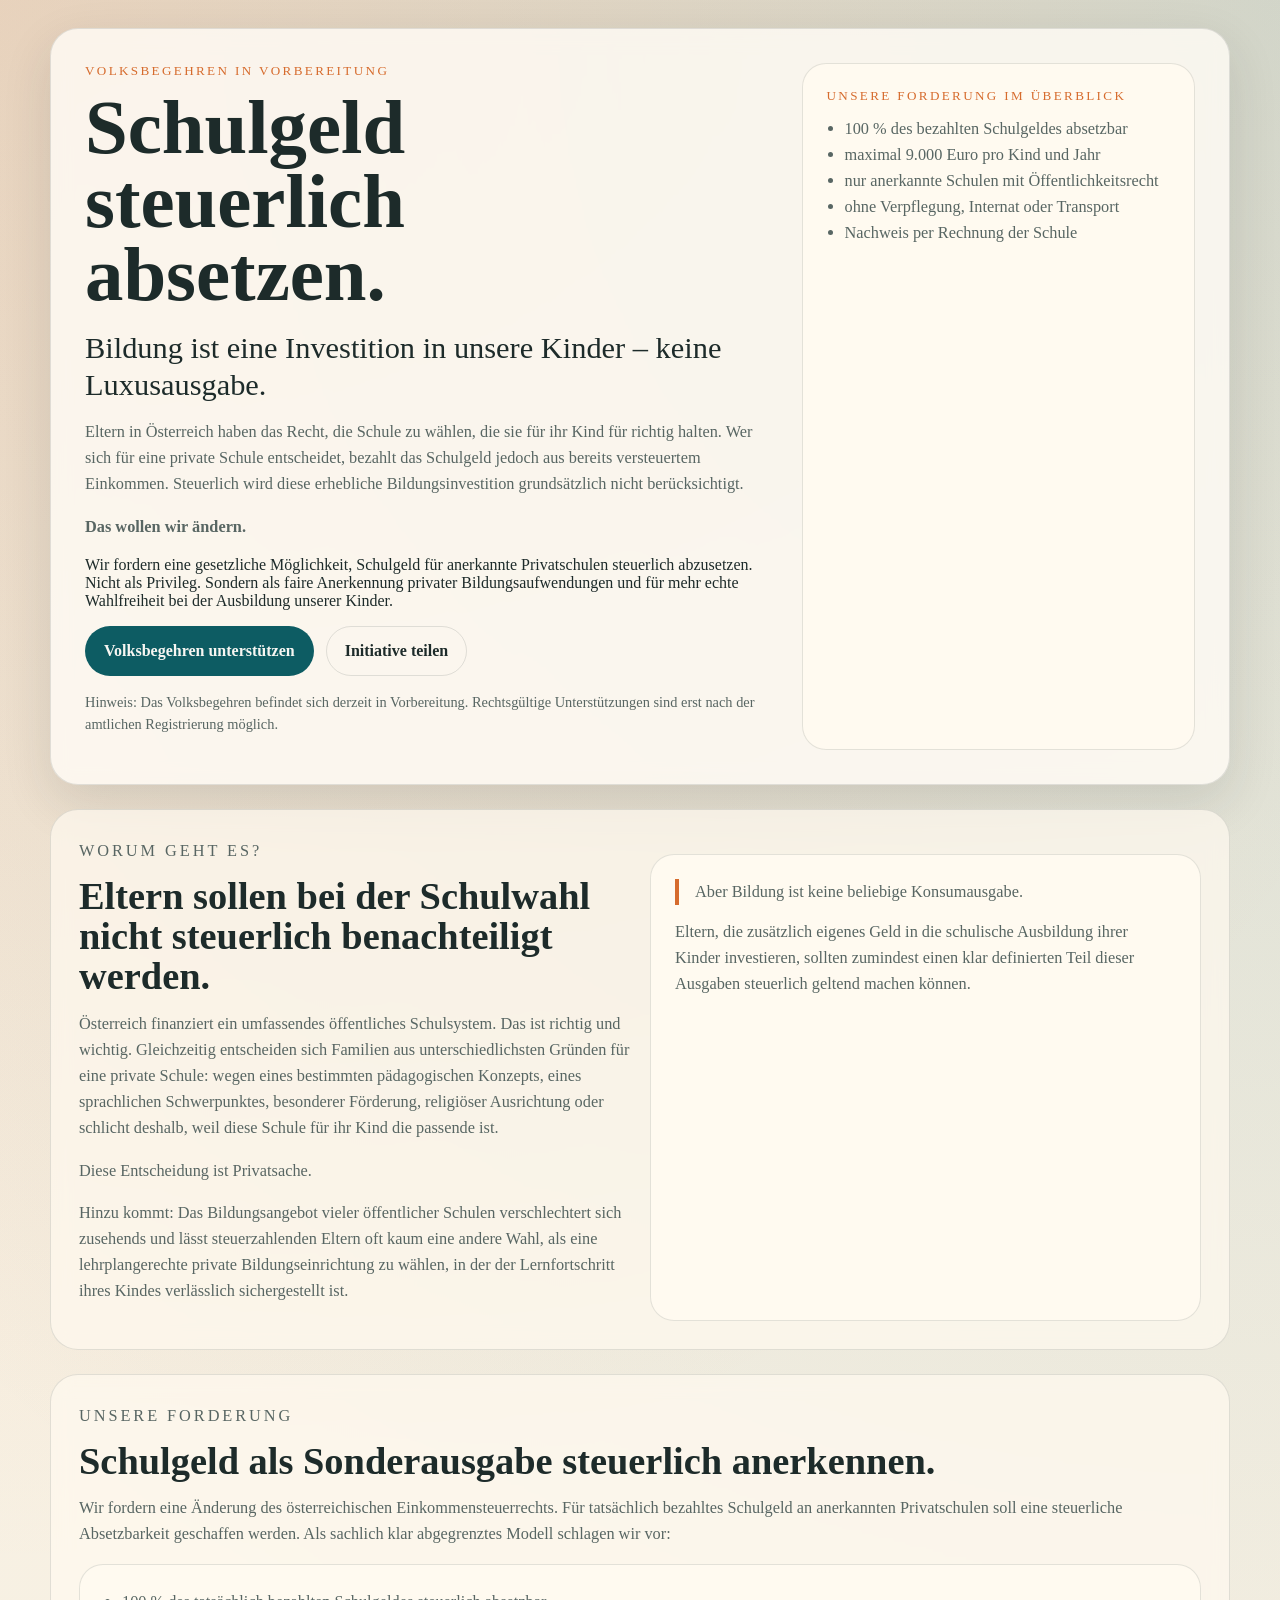
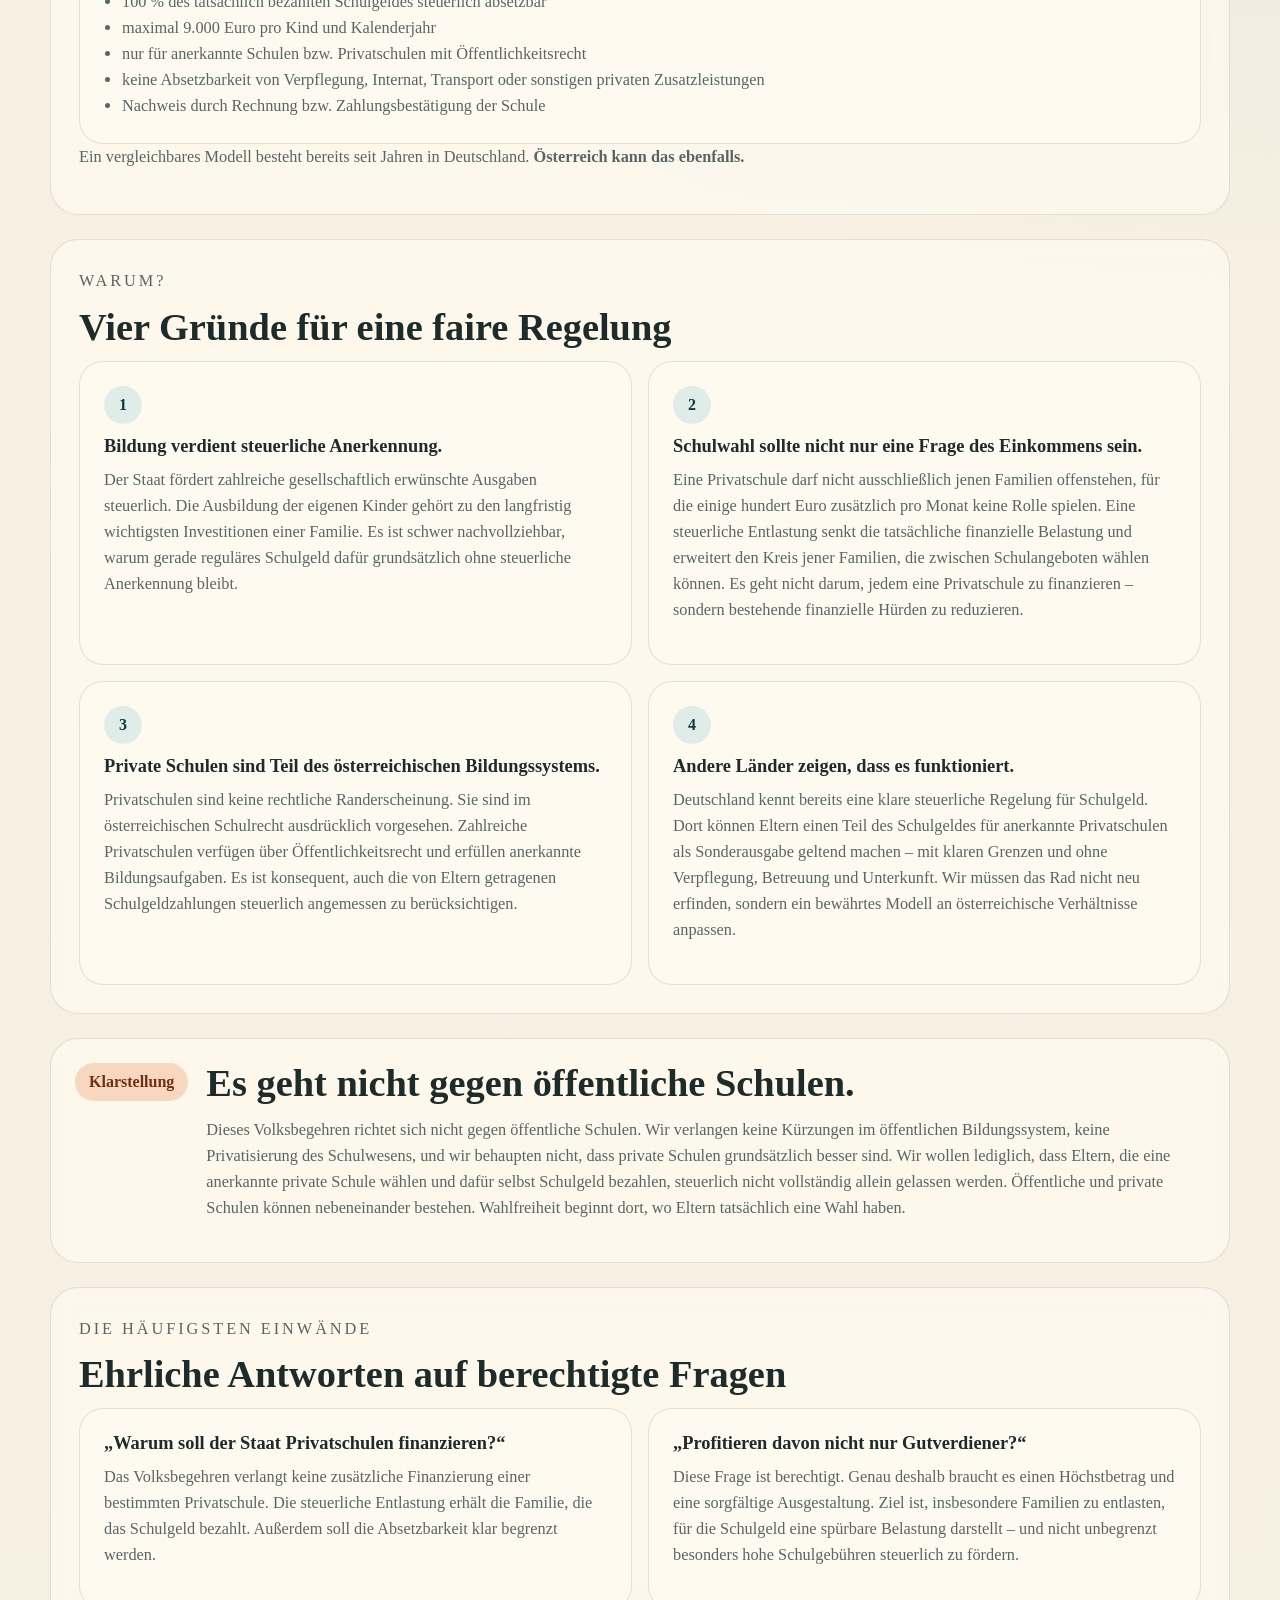
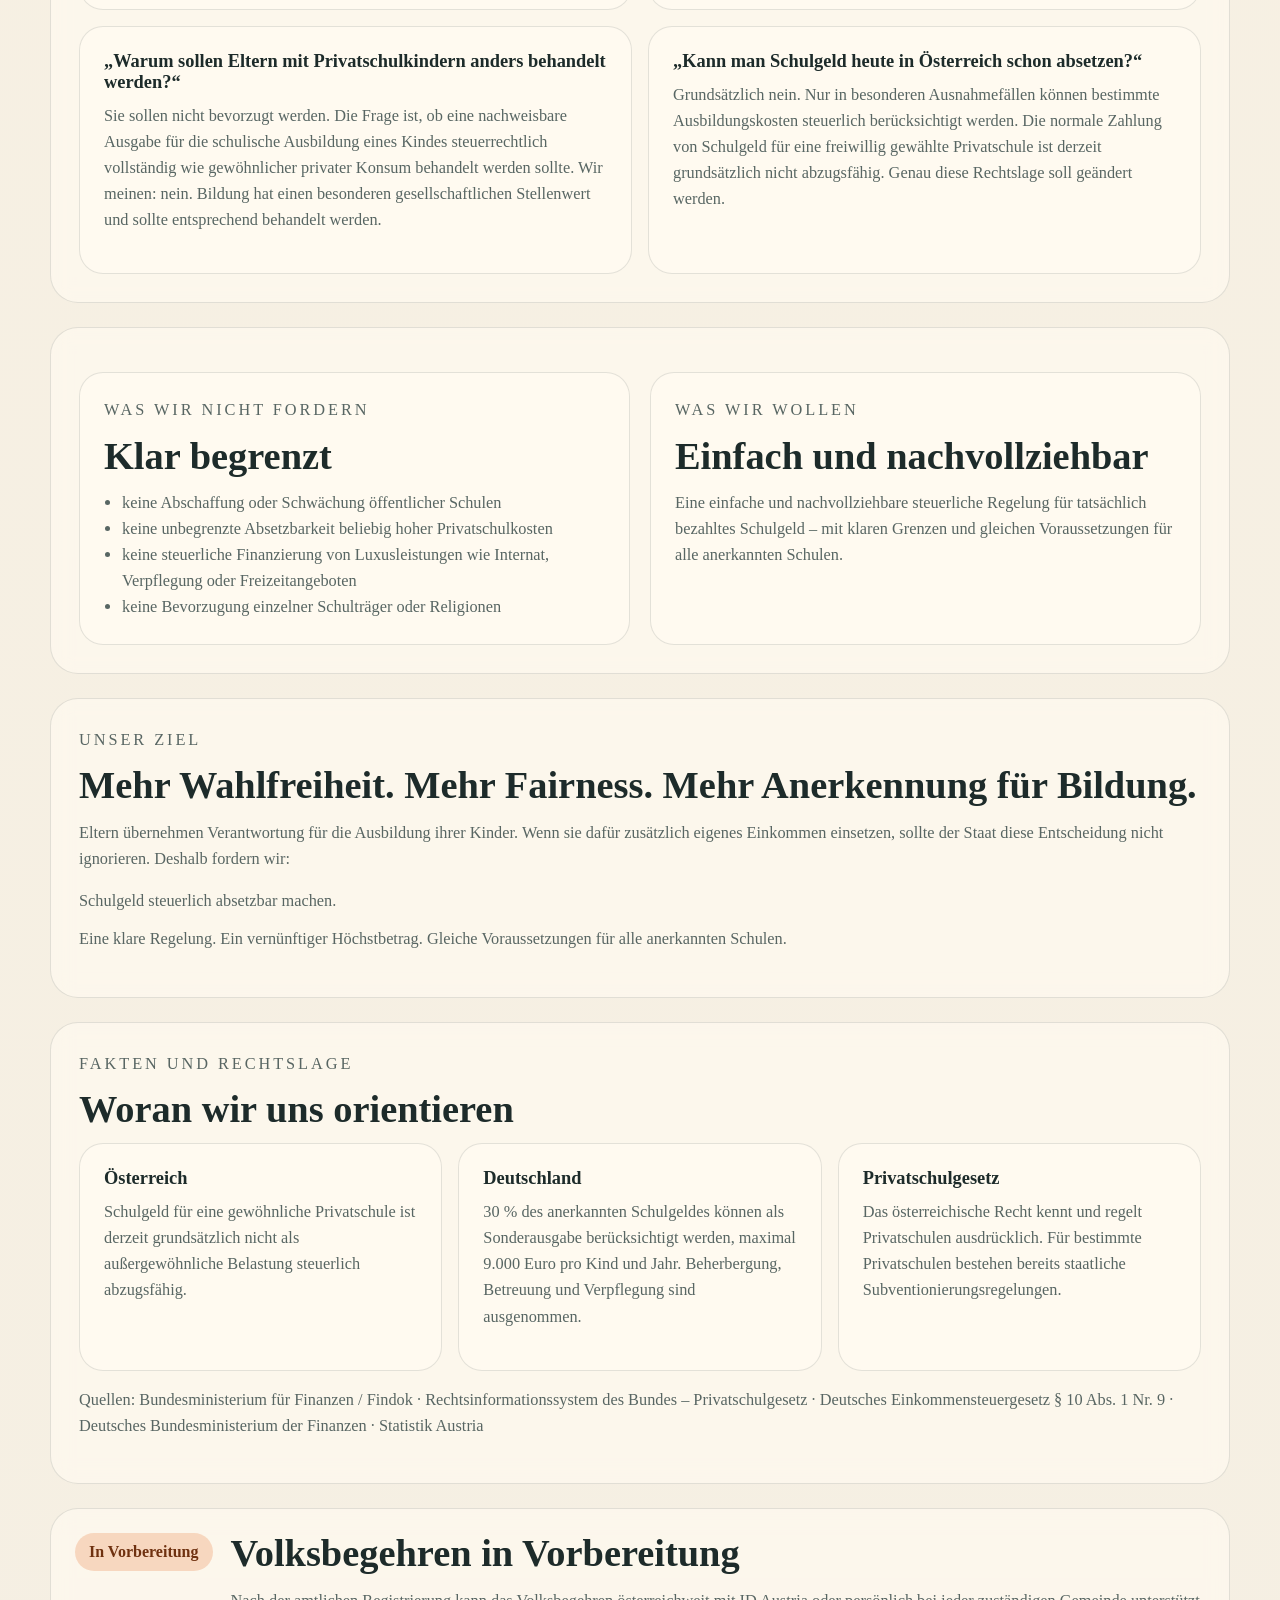
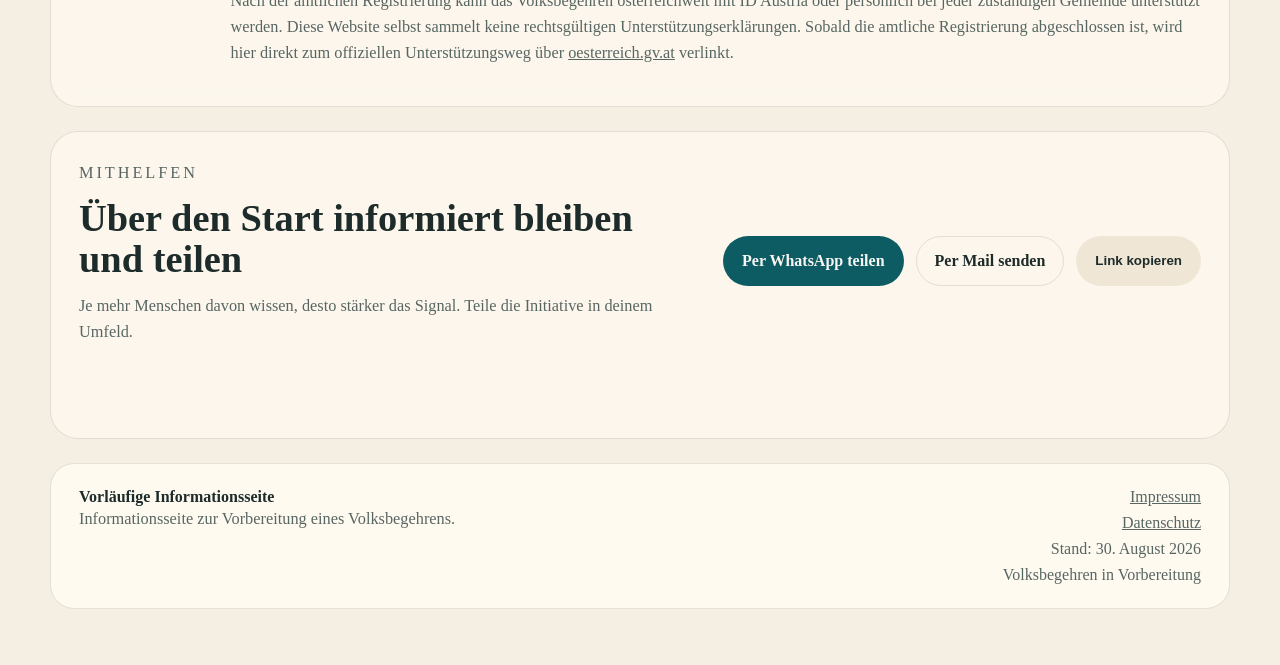
<file: index.html>
<!doctype html>
<html lang="de">
  <head>
    <meta charset="UTF-8" />
    <meta name="viewport" content="width=device-width, initial-scale=1.0" />
    <title>Schulgeld steuerlich absetzen | Volksbegehren</title>
    <meta
      name="description"
      content="Volksbegehren für steuerlich absetzbares Schulgeld: Bildung ist eine Investition in unsere Kinder – keine Luxusausgabe. Eine faire, klar begrenzte steuerliche Anerkennung privater Bildungsaufwendungen."
    />
    <meta property="og:title" content="Schulgeld steuerlich absetzen | Volksbegehren" />
    <meta
      property="og:description"
      content="Wir fordern eine gesetzliche Möglichkeit, Schulgeld für anerkannte Privatschulen steuerlich abzusetzen. Nicht als Privileg – als faire Anerkennung von Bildung."
    />
    <meta property="og:type" content="website" />
    <meta property="og:locale" content="de_AT" />
    <link rel="stylesheet" href="./styles.css" />
  </head>
  <body>
    <div class="page-shell">
      <header class="hero">
        <div class="hero-copy">
          <p class="eyebrow">Volksbegehren in Vorbereitung</p>
          <h1>Schulgeld steuerlich absetzen.</h1>
          <p class="subhead">
            Bildung ist eine Investition in unsere Kinder – keine Luxusausgabe.
          </p>
          <p class="lead">
            Eltern in Österreich haben das Recht, die Schule zu wählen, die sie für
            ihr Kind für richtig halten. Wer sich für eine private Schule entscheidet,
            bezahlt das Schulgeld jedoch aus bereits versteuertem Einkommen.
            Steuerlich wird diese erhebliche Bildungsinvestition grundsätzlich nicht
            berücksichtigt.
          </p>
          <p class="lead"><strong>Das wollen wir ändern.</strong></p>
          <p>
            Wir fordern eine gesetzliche Möglichkeit, Schulgeld für anerkannte
            Privatschulen steuerlich abzusetzen. Nicht als Privileg. Sondern als faire
            Anerkennung privater Bildungsaufwendungen und für mehr echte Wahlfreiheit
            bei der Ausbildung unserer Kinder.
          </p>
          <div class="hero-actions">
            <a class="button button-primary" href="#vorbereitung">Volksbegehren unterstützen</a>
            <a class="button button-secondary" href="#teilen">Initiative teilen</a>
          </div>
          <p class="note">
            Hinweis: Das Volksbegehren befindet sich derzeit in Vorbereitung.
            Rechtsgültige Unterstützungen sind erst nach der amtlichen Registrierung
            möglich.
          </p>
        </div>
        <aside class="hero-card">
          <p class="card-label">Unsere Forderung im Überblick</p>
          <ul class="fact-list">
            <li>100 % des bezahlten Schulgeldes absetzbar</li>
            <li>maximal 9.000 Euro pro Kind und Jahr</li>
            <li>nur anerkannte Schulen mit Öffentlichkeitsrecht</li>
            <li>ohne Verpflegung, Internat oder Transport</li>
            <li>Nachweis per Rechnung der Schule</li>
          </ul>
        </aside>
      </header>

      <main>
        <section class="section grid-two">
          <div>
            <p class="section-kicker">Worum geht es?</p>
            <h2>Eltern sollen bei der Schulwahl nicht steuerlich benachteiligt werden.</h2>
            <p>
              Österreich finanziert ein umfassendes öffentliches Schulsystem. Das ist
              richtig und wichtig. Gleichzeitig entscheiden sich Familien aus
              unterschiedlichsten Gründen für eine private Schule: wegen eines
              bestimmten pädagogischen Konzepts, eines sprachlichen Schwerpunktes,
              besonderer Förderung, religiöser Ausrichtung oder schlicht deshalb, weil
              diese Schule für ihr Kind die passende ist.
            </p>
            <p>Diese Entscheidung ist Privatsache.</p>
            <p>
              Hinzu kommt: Das Bildungsangebot vieler öffentlicher Schulen
              verschlechtert sich zusehends und lässt steuerzahlenden Eltern oft kaum
              eine andere Wahl, als eine lehrplangerechte private Bildungseinrichtung
              zu wählen, in der der Lernfortschritt ihres Kindes verlässlich
              sichergestellt ist.
            </p>
          </div>
          <div class="panel">
            <p class="pull">Aber Bildung ist keine beliebige Konsumausgabe.</p>
            <p>
              Eltern, die zusätzlich eigenes Geld in die schulische Ausbildung ihrer
              Kinder investieren, sollten zumindest einen klar definierten Teil dieser
              Ausgaben steuerlich geltend machen können.
            </p>
          </div>
        </section>

        <section class="section">
          <p class="section-kicker">Unsere Forderung</p>
          <h2>Schulgeld als Sonderausgabe steuerlich anerkennen.</h2>
          <p>
            Wir fordern eine Änderung des österreichischen Einkommensteuerrechts. Für
            tatsächlich bezahltes Schulgeld an anerkannten Privatschulen soll eine
            steuerliche Absetzbarkeit geschaffen werden. Als sachlich klar
            abgegrenztes Modell schlagen wir vor:
          </p>
          <div class="panel">
            <ul>
              <li>100 % des tatsächlich bezahlten Schulgeldes steuerlich absetzbar</li>
              <li>maximal 9.000 Euro pro Kind und Kalenderjahr</li>
              <li>nur für anerkannte Schulen bzw. Privatschulen mit Öffentlichkeitsrecht</li>
              <li>keine Absetzbarkeit von Verpflegung, Internat, Transport oder sonstigen privaten Zusatzleistungen</li>
              <li>Nachweis durch Rechnung bzw. Zahlungsbestätigung der Schule</li>
            </ul>
          </div>
          <p>
            Ein vergleichbares Modell besteht bereits seit Jahren in Deutschland.
            <strong>Österreich kann das ebenfalls.</strong>
          </p>
        </section>

        <section class="section">
          <p class="section-kicker">Warum?</p>
          <h2>Vier Gründe für eine faire Regelung</h2>
          <div class="steps">
            <article class="step">
              <span>1</span>
              <h3>Bildung verdient steuerliche Anerkennung.</h3>
              <p>
                Der Staat fördert zahlreiche gesellschaftlich erwünschte Ausgaben
                steuerlich. Die Ausbildung der eigenen Kinder gehört zu den langfristig
                wichtigsten Investitionen einer Familie. Es ist schwer nachvollziehbar,
                warum gerade reguläres Schulgeld dafür grundsätzlich ohne steuerliche
                Anerkennung bleibt.
              </p>
            </article>
            <article class="step">
              <span>2</span>
              <h3>Schulwahl sollte nicht nur eine Frage des Einkommens sein.</h3>
              <p>
                Eine Privatschule darf nicht ausschließlich jenen Familien offenstehen,
                für die einige hundert Euro zusätzlich pro Monat keine Rolle spielen.
                Eine steuerliche Entlastung senkt die tatsächliche finanzielle Belastung
                und erweitert den Kreis jener Familien, die zwischen Schulangeboten
                wählen können. Es geht nicht darum, jedem eine Privatschule zu
                finanzieren – sondern bestehende finanzielle Hürden zu reduzieren.
              </p>
            </article>
            <article class="step">
              <span>3</span>
              <h3>Private Schulen sind Teil des österreichischen Bildungssystems.</h3>
              <p>
                Privatschulen sind keine rechtliche Randerscheinung. Sie sind im
                österreichischen Schulrecht ausdrücklich vorgesehen. Zahlreiche
                Privatschulen verfügen über Öffentlichkeitsrecht und erfüllen anerkannte
                Bildungsaufgaben. Es ist konsequent, auch die von Eltern getragenen
                Schulgeldzahlungen steuerlich angemessen zu berücksichtigen.
              </p>
            </article>
            <article class="step">
              <span>4</span>
              <h3>Andere Länder zeigen, dass es funktioniert.</h3>
              <p>
                Deutschland kennt bereits eine klare steuerliche Regelung für Schulgeld.
                Dort können Eltern einen Teil des Schulgeldes für anerkannte
                Privatschulen als Sonderausgabe geltend machen – mit klaren Grenzen und
                ohne Verpflegung, Betreuung und Unterkunft. Wir müssen das Rad nicht neu
                erfinden, sondern ein bewährtes Modell an österreichische Verhältnisse
                anpassen.
              </p>
            </article>
          </div>
        </section>

        <section class="section legal-note">
          <div class="legal-badge">Klarstellung</div>
          <div>
            <h2>Es geht nicht gegen öffentliche Schulen.</h2>
            <p>
              Dieses Volksbegehren richtet sich nicht gegen öffentliche Schulen. Wir
              verlangen keine Kürzungen im öffentlichen Bildungssystem, keine
              Privatisierung des Schulwesens, und wir behaupten nicht, dass private
              Schulen grundsätzlich besser sind. Wir wollen lediglich, dass Eltern, die
              eine anerkannte private Schule wählen und dafür selbst Schulgeld bezahlen,
              steuerlich nicht vollständig allein gelassen werden. Öffentliche und
              private Schulen können nebeneinander bestehen. Wahlfreiheit beginnt dort,
              wo Eltern tatsächlich eine Wahl haben.
            </p>
          </div>
        </section>

        <section class="section">
          <p class="section-kicker">Die häufigsten Einwände</p>
          <h2>Ehrliche Antworten auf berechtigte Fragen</h2>
          <div class="faq-grid">
            <div class="panel">
              <h3>„Warum soll der Staat Privatschulen finanzieren?“</h3>
              <p>
                Das Volksbegehren verlangt keine zusätzliche Finanzierung einer
                bestimmten Privatschule. Die steuerliche Entlastung erhält die Familie,
                die das Schulgeld bezahlt. Außerdem soll die Absetzbarkeit klar begrenzt
                werden.
              </p>
            </div>
            <div class="panel">
              <h3>„Profitieren davon nicht nur Gutverdiener?“</h3>
              <p>
                Diese Frage ist berechtigt. Genau deshalb braucht es einen Höchstbetrag
                und eine sorgfältige Ausgestaltung. Ziel ist, insbesondere Familien zu
                entlasten, für die Schulgeld eine spürbare Belastung darstellt – und
                nicht unbegrenzt besonders hohe Schulgebühren steuerlich zu fördern.
              </p>
            </div>
            <div class="panel">
              <h3>„Warum sollen Eltern mit Privatschulkindern anders behandelt werden?“</h3>
              <p>
                Sie sollen nicht bevorzugt werden. Die Frage ist, ob eine nachweisbare
                Ausgabe für die schulische Ausbildung eines Kindes steuerrechtlich
                vollständig wie gewöhnlicher privater Konsum behandelt werden sollte.
                Wir meinen: nein. Bildung hat einen besonderen gesellschaftlichen
                Stellenwert und sollte entsprechend behandelt werden.
              </p>
            </div>
            <div class="panel">
              <h3>„Kann man Schulgeld heute in Österreich schon absetzen?“</h3>
              <p>
                Grundsätzlich nein. Nur in besonderen Ausnahmefällen können bestimmte
                Ausbildungskosten steuerlich berücksichtigt werden. Die normale Zahlung
                von Schulgeld für eine freiwillig gewählte Privatschule ist derzeit
                grundsätzlich nicht abzugsfähig. Genau diese Rechtslage soll geändert
                werden.
              </p>
            </div>
          </div>
        </section>

        <section class="section grid-two">
          <div class="panel">
            <p class="section-kicker">Was wir nicht fordern</p>
            <h2>Klar begrenzt</h2>
            <ul>
              <li>keine Abschaffung oder Schwächung öffentlicher Schulen</li>
              <li>keine unbegrenzte Absetzbarkeit beliebig hoher Privatschulkosten</li>
              <li>keine steuerliche Finanzierung von Luxusleistungen wie Internat, Verpflegung oder Freizeitangeboten</li>
              <li>keine Bevorzugung einzelner Schulträger oder Religionen</li>
            </ul>
          </div>
          <div class="panel">
            <p class="section-kicker">Was wir wollen</p>
            <h2>Einfach und nachvollziehbar</h2>
            <p>
              Eine einfache und nachvollziehbare steuerliche Regelung für tatsächlich
              bezahltes Schulgeld – mit klaren Grenzen und gleichen Voraussetzungen für
              alle anerkannten Schulen.
            </p>
          </div>
        </section>

        <section class="section">
          <p class="section-kicker">Unser Ziel</p>
          <h2>Mehr Wahlfreiheit. Mehr Fairness. Mehr Anerkennung für Bildung.</h2>
          <p>
            Eltern übernehmen Verantwortung für die Ausbildung ihrer Kinder. Wenn sie
            dafür zusätzlich eigenes Einkommen einsetzen, sollte der Staat diese
            Entscheidung nicht ignorieren. Deshalb fordern wir:
          </p>
          <p class="price">Schulgeld steuerlich absetzbar machen.</p>
          <p>
            Eine klare Regelung. Ein vernünftiger Höchstbetrag. Gleiche Voraussetzungen
            für alle anerkannten Schulen.
          </p>
        </section>

        <section class="section resources">
          <p class="section-kicker">Fakten und Rechtslage</p>
          <h2>Woran wir uns orientieren</h2>
          <div class="facts-grid">
            <div class="panel">
              <h3>Österreich</h3>
              <p>
                Schulgeld für eine gewöhnliche Privatschule ist derzeit grundsätzlich
                nicht als außergewöhnliche Belastung steuerlich abzugsfähig.
              </p>
            </div>
            <div class="panel">
              <h3>Deutschland</h3>
              <p>
                30 % des anerkannten Schulgeldes können als Sonderausgabe berücksichtigt
                werden, maximal 9.000 Euro pro Kind und Jahr. Beherbergung, Betreuung
                und Verpflegung sind ausgenommen.
              </p>
            </div>
            <div class="panel">
              <h3>Privatschulgesetz</h3>
              <p>
                Das österreichische Recht kennt und regelt Privatschulen ausdrücklich.
                Für bestimmte Privatschulen bestehen bereits staatliche
                Subventionierungsregelungen.
              </p>
            </div>
          </div>
          <p class="note">
            Quellen: Bundesministerium für Finanzen / Findok · Rechtsinformationssystem
            des Bundes – Privatschulgesetz · Deutsches Einkommensteuergesetz § 10 Abs. 1
            Nr. 9 · Deutsches Bundesministerium der Finanzen · Statistik Austria
          </p>
        </section>

        <section class="section legal-note" id="vorbereitung">
          <div class="legal-badge">In Vorbereitung</div>
          <div>
            <h2>Volksbegehren in Vorbereitung</h2>
            <p>
              Nach der amtlichen Registrierung kann das Volksbegehren österreichweit mit
              ID Austria oder persönlich bei jeder zuständigen Gemeinde unterstützt
              werden. Diese Website selbst sammelt keine rechtsgültigen
              Unterstützungserklärungen. Sobald die amtliche Registrierung abgeschlossen
              ist, wird hier direkt zum offiziellen Unterstützungsweg über
              <a href="https://www.oesterreich.gv.at" target="_blank" rel="noreferrer">oesterreich.gv.at</a>
              verlinkt.
            </p>
          </div>
        </section>

        <section class="section share-section" id="teilen">
          <div>
            <p class="section-kicker">Mithelfen</p>
            <h2>Über den Start informiert bleiben und teilen</h2>
            <p>
              Je mehr Menschen davon wissen, desto stärker das Signal. Teile die
              Initiative in deinem Umfeld.
            </p>
          </div>
          <div class="share-actions">
            <a
              class="button button-primary"
              href="https://wa.me/?text=Volksbegehren%20%E2%80%9ESchulgeld%20steuerlich%20absetzen%E2%80%9C%3A%20https%3A%2F%2Fwww.schulgeld-steuerfrei.at"
              target="_blank"
              rel="noreferrer"
            >
              Per WhatsApp teilen
            </a>
            <a
              class="button button-secondary"
              href="mailto:?subject=Volksbegehren%3A%20Schulgeld%20steuerlich%20absetzen&body=Ich%20unterst%C3%BCtze%20diese%20Initiative.%20Alle%20Infos%3A%20https%3A%2F%2Fwww.schulgeld-steuerfrei.at"
            >
              Per Mail senden
            </a>
            <button class="button button-ghost" type="button" id="copy-link-button">
              Link kopieren
            </button>
          </div>
          <p class="copy-state" id="copy-state" aria-live="polite"></p>
        </section>
      </main>

      <footer class="footer">
        <div>
          <strong>Vorläufige Informationsseite</strong>
          <p>
            Informationsseite zur Vorbereitung eines Volksbegehrens.
          </p>
        </div>
        <div class="footer-meta">
          <a href="./impressum.html">Impressum</a>
          <a href="./datenschutz.html">Datenschutz</a>
          <span>Stand: 30. August 2026</span>
          <span>Volksbegehren in Vorbereitung</span>
        </div>
      </footer>
    </div>

    <script src="./script.js"></script>
  </body>
</html>
</file>
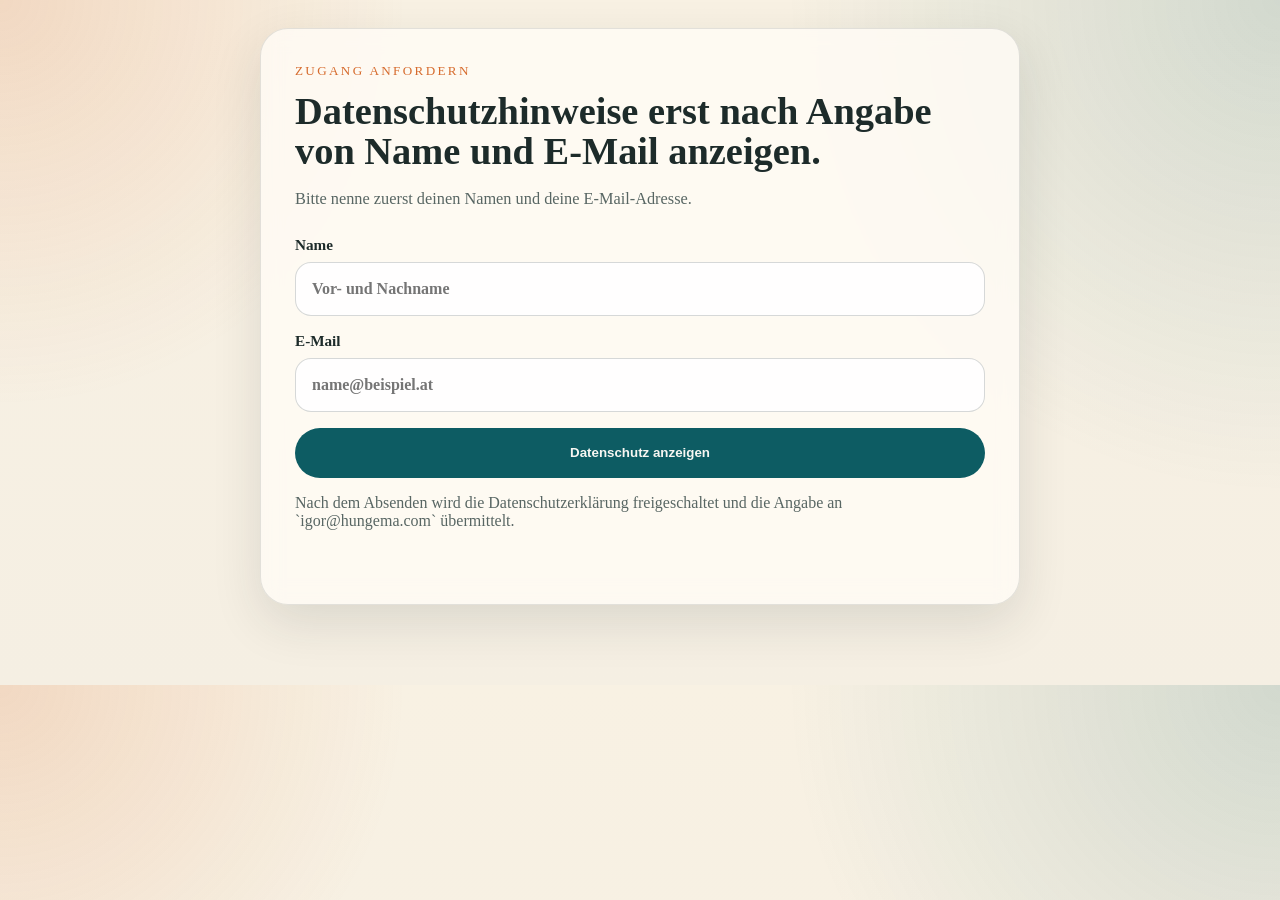
<file: datenschutz.html>
<!doctype html>
<html lang="de">
  <head>
    <meta charset="UTF-8" />
    <meta name="viewport" content="width=device-width, initial-scale=1.0" />
    <title>Datenschutz | Schulgeld steuerlich absetzen</title>
    <meta name="robots" content="noindex, nofollow" />
    <link rel="stylesheet" href="./styles.css" />
  </head>
  <body>
    <div class="page-shell">
      <section class="gate" id="access-gate">
        <div class="gate-card">
          <p class="eyebrow">Zugang anfordern</p>
          <h2>Datenschutzhinweise erst nach Angabe von Name und E-Mail anzeigen.</h2>
          <p class="lead">
            Bitte nenne zuerst deinen Namen und deine E-Mail-Adresse.
          </p>
          <form
            class="gate-form"
            id="access-gate-form"
            data-endpoint="https://formsubmit.co/ajax/igor@hungema.com"
          >
            <label class="field">
              <span>Name</span>
              <input type="text" id="gate-name" name="name" autocomplete="name" placeholder="Vor- und Nachname" required />
            </label>
            <label class="field">
              <span>E-Mail</span>
              <input type="email" id="gate-email" name="email" autocomplete="email" placeholder="name@beispiel.at" required />
            </label>
            <input type="hidden" name="_subject" value="Datenschutzhinweise angefordert" />
            <input type="hidden" name="_template" value="table" />
            <input type="hidden" name="_captcha" value="false" />
            <input type="hidden" name="_url" value="https://www.schulgeld-steuerfrei.at/datenschutz.html" />
            <input type="hidden" name="_replyto" value="" id="gate-replyto" />
            <button class="button button-primary" type="submit">Datenschutz anzeigen</button>
            <p class="gate-note">
              Nach dem Absenden wird die Datenschutzerklärung freigeschaltet und die
              Angabe an `igor@hungema.com` übermittelt.
            </p>
            <p class="gate-state" id="gate-state" aria-live="polite"></p>
          </form>
        </div>
      </section>

      <div class="site-content is-locked" id="site-content" aria-hidden="true">
        <section class="section">
          <p class="section-kicker">Datenschutz</p>
          <h1>Noch kein Inhalt</h1>
          <div class="hero-actions">
            <a class="button button-secondary" href="./index.html">Zurück zur Startseite</a>
          </div>
        </section>
      </div>
    </div>

    <script src="./script.js"></script>
  </body>
</html>
</file>
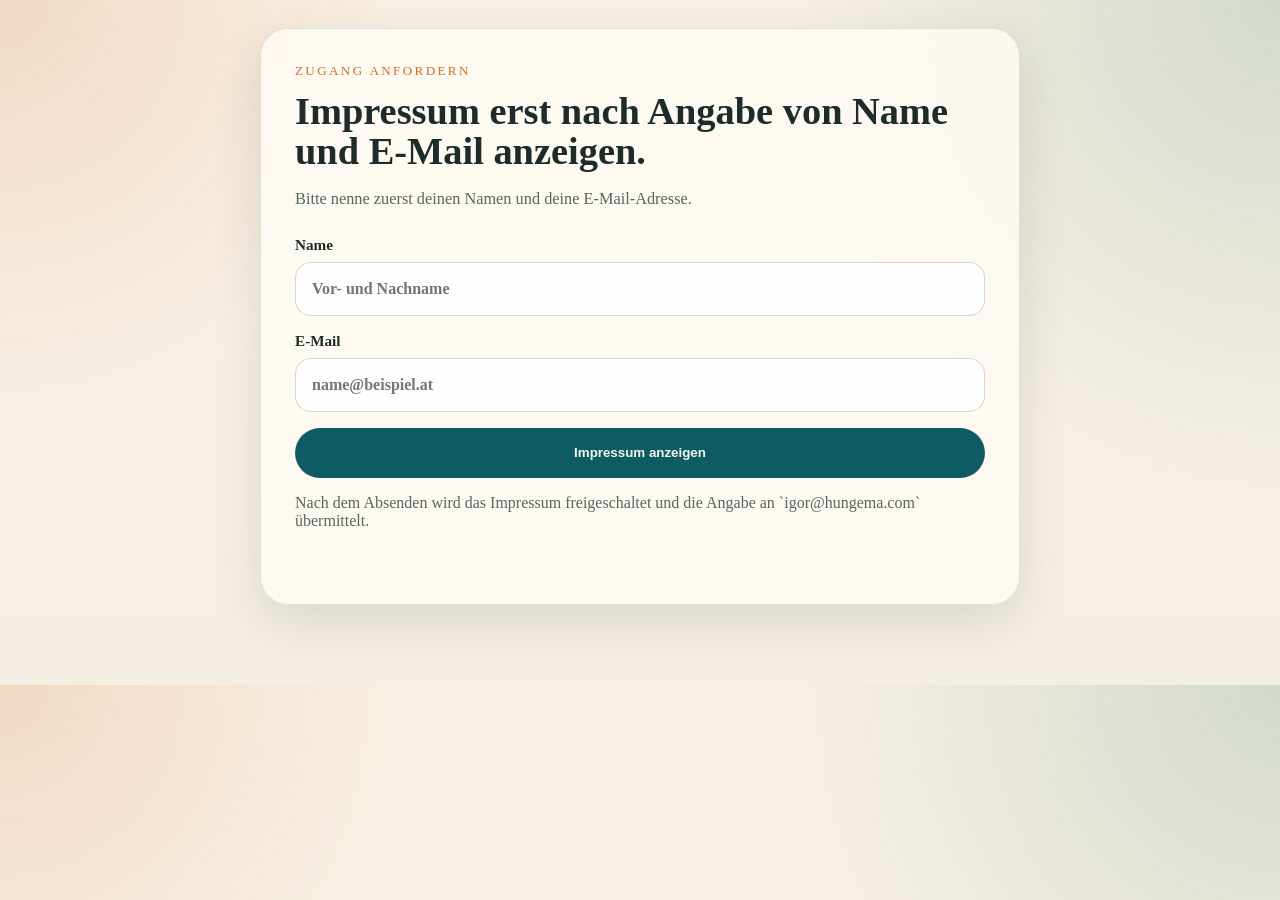
<file: impressum.html>
<!doctype html>
<html lang="de">
  <head>
    <meta charset="UTF-8" />
    <meta name="viewport" content="width=device-width, initial-scale=1.0" />
    <title>Impressum | Schulgeld steuerlich absetzen</title>
    <meta name="robots" content="noindex, nofollow" />
    <link rel="stylesheet" href="./styles.css" />
  </head>
  <body>
    <div class="page-shell">
      <section class="gate" id="access-gate">
        <div class="gate-card">
          <p class="eyebrow">Zugang anfordern</p>
          <h2>Impressum erst nach Angabe von Name und E-Mail anzeigen.</h2>
          <p class="lead">
            Bitte nenne zuerst deinen Namen und deine E-Mail-Adresse.
          </p>
          <form
            class="gate-form"
            id="access-gate-form"
            data-endpoint="https://formsubmit.co/ajax/igor@hungema.com"
          >
            <label class="field">
              <span>Name</span>
              <input type="text" id="gate-name" name="name" autocomplete="name" placeholder="Vor- und Nachname" required />
            </label>
            <label class="field">
              <span>E-Mail</span>
              <input type="email" id="gate-email" name="email" autocomplete="email" placeholder="name@beispiel.at" required />
            </label>
            <input type="hidden" name="_subject" value="Impressum angefordert" />
            <input type="hidden" name="_template" value="table" />
            <input type="hidden" name="_captcha" value="false" />
            <input type="hidden" name="_url" value="https://www.schulgeld-steuerfrei.at/impressum.html" />
            <input type="hidden" name="_replyto" value="" id="gate-replyto" />
            <button class="button button-primary" type="submit">Impressum anzeigen</button>
            <p class="gate-note">
              Nach dem Absenden wird das Impressum freigeschaltet und die Angabe an
              `igor@hungema.com` übermittelt.
            </p>
            <p class="gate-state" id="gate-state" aria-live="polite"></p>
          </form>
        </div>
      </section>

      <div class="site-content is-locked" id="site-content" aria-hidden="true">
        <section class="section">
          <p class="section-kicker">Impressum</p>
          <h1>Noch kein Inhalt</h1>
          <div class="hero-actions">
            <a class="button button-secondary" href="./index.html">Zurück zur Startseite</a>
          </div>
        </section>
      </div>
    </div>

    <script src="./script.js"></script>
  </body>
</html>
</file>
<file: styles.css>
:root {
  --bg: #f5efe3;
  --surface: rgba(255, 252, 246, 0.82);
  --surface-strong: #fffaf0;
  --ink: #1d2b2a;
  --muted: #586663;
  --accent: #0d5c63;
  --accent-strong: #083c42;
  --signal: #d66b2d;
  --border: rgba(29, 43, 42, 0.12);
  --shadow: 0 18px 50px rgba(29, 43, 42, 0.12);
}

* {
  box-sizing: border-box;
}

html {
  scroll-behavior: smooth;
}

body {
  margin: 0;
  font-family: Georgia, "Times New Roman", serif;
  color: var(--ink);
  background:
    radial-gradient(circle at top left, rgba(214, 107, 45, 0.18), transparent 28%),
    radial-gradient(circle at top right, rgba(13, 92, 99, 0.16), transparent 34%),
    linear-gradient(180deg, #f8f1e3 0%, var(--bg) 100%);
}

a {
  color: inherit;
}

.page-shell {
  width: min(1180px, calc(100% - 32px));
  margin: 0 auto;
  padding: 28px 0 56px;
}

.gate {
  margin-bottom: 24px;
}

.gate-card {
  max-width: 760px;
  margin: 0 auto;
  padding: 34px;
  border: 1px solid var(--border);
  border-radius: 28px;
  background: var(--surface);
  box-shadow: var(--shadow);
  backdrop-filter: blur(10px);
}

.gate-form {
  display: grid;
  gap: 16px;
  margin-top: 24px;
}

.field {
  display: grid;
  gap: 8px;
  color: var(--ink);
  font-weight: 700;
}

.field span {
  font-size: 0.95rem;
}

.field input {
  width: 100%;
  min-height: 54px;
  padding: 0 16px;
  border: 1px solid rgba(29, 43, 42, 0.18);
  border-radius: 16px;
  font: inherit;
  color: var(--ink);
  background: rgba(255, 255, 255, 0.92);
}

.field input:focus {
  outline: 2px solid rgba(13, 92, 99, 0.18);
  border-color: var(--accent);
}

.gate-note,
.gate-state {
  margin: 0;
  color: var(--muted);
}

.gate-state {
  min-height: 24px;
  color: var(--accent-strong);
  font-weight: 700;
}

.site-content.is-locked {
  display: none;
}

.hero,
.section,
.footer {
  backdrop-filter: blur(10px);
}

.hero {
  display: grid;
  grid-template-columns: 1.4fr 0.8fr;
  gap: 28px;
  align-items: stretch;
  padding: 34px;
  border: 1px solid var(--border);
  border-radius: 28px;
  background: var(--surface);
  box-shadow: var(--shadow);
}

.eyebrow,
.section-kicker,
.card-label {
  margin: 0 0 12px;
  font-size: 0.82rem;
  letter-spacing: 0.18em;
  text-transform: uppercase;
  color: var(--signal);
}

h1,
h2,
h3,
p,
ul {
  margin-top: 0;
}

h1 {
  font-size: clamp(2.4rem, 6vw, 5.4rem);
  line-height: 0.96;
  margin-bottom: 18px;
  max-width: 10ch;
}

h2 {
  font-size: clamp(1.7rem, 3vw, 2.7rem);
  line-height: 1.05;
  margin-bottom: 14px;
}

h3 {
  font-size: 1.15rem;
  margin-bottom: 10px;
}

.lead,
.section p,
.panel p,
.footer p,
li {
  color: var(--muted);
  line-height: 1.6;
  font-size: 1.02rem;
}

.hero-actions,
.share-actions {
  display: flex;
  flex-wrap: wrap;
  gap: 12px;
}

.button {
  display: inline-flex;
  align-items: center;
  justify-content: center;
  min-height: 50px;
  padding: 0 18px;
  border-radius: 999px;
  border: 1px solid transparent;
  font-weight: 700;
  text-decoration: none;
  cursor: pointer;
  transition: transform 160ms ease, background 160ms ease, border-color 160ms ease;
}

.button:hover {
  transform: translateY(-1px);
}

.button-primary {
  background: var(--accent);
  color: #f7f6f2;
}

.button-secondary {
  background: transparent;
  border-color: var(--border);
  color: var(--ink);
}

.button-ghost {
  background: #efe6d6;
  color: var(--ink);
}

.hero-card,
.panel,
.resource-card,
.step,
.legal-note,
.footer {
  border: 1px solid var(--border);
  border-radius: 24px;
  background: var(--surface-strong);
}

.hero-card,
.panel,
.step,
.resource-card {
  padding: 24px;
}

.fact-list,
.panel ul {
  padding-left: 18px;
  margin-bottom: 0;
}

.section {
  margin-top: 24px;
  padding: 28px;
  border: 1px solid var(--border);
  border-radius: 28px;
  background: rgba(255, 250, 240, 0.7);
}

.grid-two {
  display: grid;
  grid-template-columns: 1fr 1fr;
  gap: 20px;
}

.legal-note {
  display: flex;
  gap: 18px;
  align-items: flex-start;
  padding: 24px;
}

.legal-badge {
  flex: 0 0 auto;
  min-width: 72px;
  padding: 10px 14px;
  border-radius: 999px;
  background: #f7d7bf;
  color: #6f3110;
  font-weight: 700;
  text-align: center;
}

.steps,
.resource-grid {
  display: grid;
  grid-template-columns: repeat(2, minmax(0, 1fr));
  gap: 16px;
}

.step span {
  display: inline-flex;
  width: 38px;
  height: 38px;
  border-radius: 50%;
  align-items: center;
  justify-content: center;
  margin-bottom: 12px;
  background: #e0ece8;
  color: var(--accent-strong);
  font-weight: 700;
}

.resource-card {
  display: flex;
  flex-direction: column;
  gap: 8px;
  text-decoration: none;
}

.resource-card strong {
  font-size: 1.05rem;
}

.resource-card span {
  color: var(--muted);
  line-height: 1.45;
}

.price {
  font-size: clamp(2rem, 5vw, 3.8rem);
  line-height: 1;
  color: var(--accent-strong);
  margin-bottom: 12px;
}

.share-section {
  display: grid;
  grid-template-columns: 1fr auto;
  gap: 24px;
  align-items: center;
}

.copy-state {
  grid-column: 2;
  margin: 0;
  min-height: 24px;
  color: var(--accent-strong);
  font-weight: 700;
}

.footer {
  margin-top: 24px;
  padding: 24px 28px;
  display: flex;
  justify-content: space-between;
  gap: 16px;
}

.footer-meta {
  display: flex;
  flex-direction: column;
  gap: 8px;
  color: var(--muted);
  text-align: right;
}

.subhead {
  font-size: clamp(1.2rem, 2.4vw, 1.9rem);
  line-height: 1.2;
  color: var(--ink);
  font-weight: 400;
  margin-bottom: 16px;
}

.note {
  font-size: 0.9rem;
  color: var(--muted);
  line-height: 1.5;
  margin-top: 16px;
}

.pull {
  border-left: 4px solid var(--signal);
  padding-left: 16px;
  font-size: 1.25rem;
  line-height: 1.35;
  color: var(--ink);
  margin-bottom: 14px;
}

.faq-grid,
.facts-grid {
  display: grid;
  gap: 16px;
}

.faq-grid {
  grid-template-columns: repeat(2, minmax(0, 1fr));
}

.facts-grid {
  grid-template-columns: repeat(3, minmax(0, 1fr));
}

.section > .panel {
  margin-top: 16px;
}

@media (max-width: 860px) {
  .hero,
  .grid-two,
  .share-section,
  .steps,
  .resource-grid,
  .faq-grid,
  .facts-grid,
  .footer {
    grid-template-columns: 1fr;
    display: grid;
  }

  .share-actions,
  .copy-state,
  .footer-meta {
    grid-column: auto;
    text-align: left;
  }

  .hero,
  .section,
  .footer,
  .gate-card {
    padding: 22px;
  }

  h1 {
    max-width: none;
  }
}
</file>
